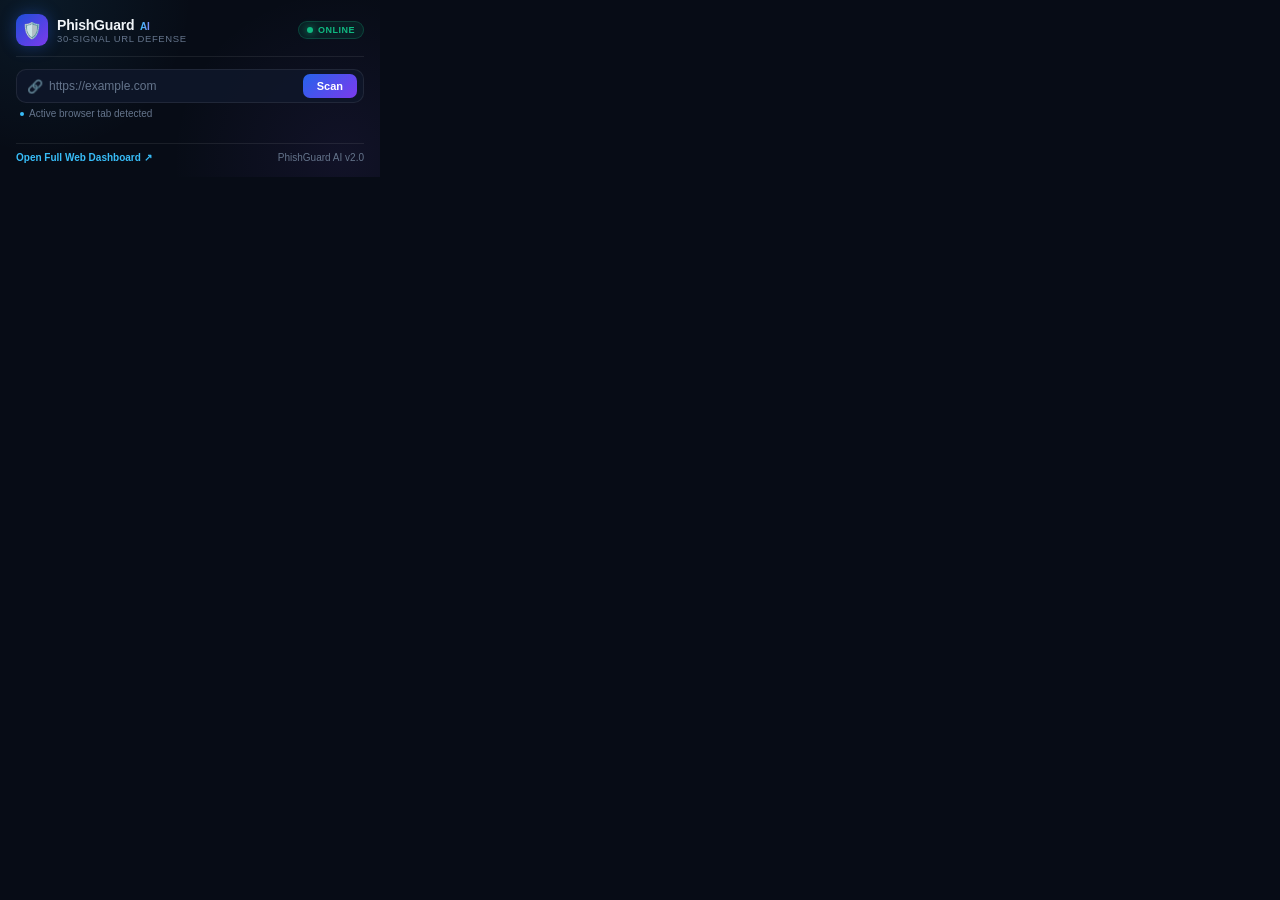
<file: extension/popup.html>
<!DOCTYPE html>
<html lang="en">
<head>
  <meta charset="utf-8">
  <meta name="viewport" content="width=device-width, initial-scale=1">
  <title>PhishGuard AI</title>
  <link rel="stylesheet" href="popup.css">
</head>
<body>
  <div class="app-container">
    <!-- Header -->
    <header class="header">
      <div class="brand">
        <div class="logo-box">
          <span class="logo-icon">🛡️</span>
        </div>
        <div class="brand-text">
          <div class="brand-name">PhishGuard <span class="ai-badge">AI</span></div>
          <div class="brand-sub">30-Signal URL Defense</div>
        </div>
      </div>
      <div class="status-indicator" id="statusBadge" title="Backend ML Status">
        <span class="pulse-dot"></span>
        <span class="status-label">ONLINE</span>
      </div>
    </header>

    <!-- Scan Bar -->
    <div class="scanner-section">
      <div class="input-wrapper">
        <span class="input-icon">🔗</span>
        <input type="text" id="urlInput" placeholder="https://example.com" spellcheck="false" autocomplete="off" />
        <button id="scanBtn" class="primary-btn" title="Scan URL">
          <span class="btn-text">Scan</span>
          <span class="btn-spinner hidden"></span>
        </button>
      </div>
      <div class="tab-target-hint">
        <span class="hint-dot"></span>
        <span id="tabStatusText">Active browser tab detected</span>
      </div>
    </div>

    <!-- Loading State -->
    <div id="loadingState" class="state-panel hidden">
      <div class="radar-scan">
        <div class="radar-circle circle-1"></div>
        <div class="radar-circle circle-2"></div>
        <div class="radar-circle circle-3"></div>
        <div class="radar-core">🛡️</div>
      </div>
      <div class="loading-title">Scanning 30 Threat Signals...</div>
      <div class="loading-steps">
        <span class="step-tag active">URL Syntax</span>
        <span class="step-tag active">DNS / WHOIS</span>
        <span class="step-tag active">Page Crawler</span>
        <span class="step-tag active">PageRank API</span>
      </div>
    </div>

    <!-- Error State -->
    <div id="errorState" class="state-panel hidden">
      <div class="error-icon">⚠️</div>
      <div class="error-title" id="errorTitle">Server Unreachable</div>
      <div class="error-desc" id="errorDesc">
        Make sure the backend is running locally at <code>http://127.0.0.1:5000</code>.
      </div>
      <button id="retryBtn" class="secondary-btn">Retry Connection</button>
    </div>

    <!-- Results Panel -->
    <div id="resultsPanel" class="results-panel hidden">
      
      <!-- Verdict Card -->
      <div class="verdict-card" id="verdictCard">
        <div class="verdict-top">
          <div class="score-circle-wrap">
            <svg class="score-ring" viewBox="0 0 100 100">
              <circle class="ring-bg" cx="50" cy="50" r="42"></circle>
              <circle class="ring-fill" id="ringFill" cx="50" cy="50" r="42"></circle>
            </svg>
            <div class="score-value-box">
              <span class="score-num" id="scoreNum">0</span>
              <span class="score-pct">%</span>
            </div>
          </div>
          <div class="verdict-info">
            <div class="verdict-tag" id="verdictTag">SCANNING</div>
            <div class="verdict-meta" id="verdictMeta">Estimated Phishing Probability</div>
            <div class="model-meta" id="modelMeta">Model: Random Forest</div>
          </div>
        </div>
      </div>

      <!-- Live Signals Grid -->
      <div class="section-title">SECURITY SIGNALS</div>
      <div class="signals-grid">
        <div class="sig-card">
          <span class="sig-icon">🔒</span>
          <span class="sig-label">HTTPS</span>
          <span class="sig-val" id="sigHttps">—</span>
        </div>
        <div class="sig-card">
          <span class="sig-icon">📅</span>
          <span class="sig-label">Domain Age</span>
          <span class="sig-val" id="sigAge">—</span>
        </div>
        <div class="sig-card">
          <span class="sig-icon">📊</span>
          <span class="sig-label">PageRank</span>
          <span class="sig-val" id="sigPR">—</span>
        </div>
        <div class="sig-card">
          <span class="sig-icon">🚫</span>
          <span class="sig-label">Blacklist</span>
          <span class="sig-val" id="sigBlacklist">—</span>
        </div>
        <div class="sig-card">
          <span class="sig-icon">🧾</span>
          <span class="sig-label">DNS Record</span>
          <span class="sig-val" id="sigDNS">—</span>
        </div>
        <div class="sig-card">
          <span class="sig-icon">🔑</span>
          <span class="sig-label">Password Forms</span>
          <span class="sig-val" id="sigPW">—</span>
        </div>
      </div>

      <!-- Threat Reasons -->
      <div class="section-title">DETECTION REASONS</div>
      <div class="reasons-list" id="reasonsList"></div>

      <!-- Expandable All 30 Features -->
      <div class="accordion-box">
        <button id="toggleFeaturesBtn" class="accordion-header">
          <span>All 30 ML Features</span>
          <span class="arrow-icon" id="accordionArrow">▼</span>
        </button>
        <div id="featuresTableWrapper" class="accordion-content hidden">
          <div class="features-grid" id="featuresGrid"></div>
        </div>
      </div>

    </div>

    <!-- Footer -->
    <footer class="footer">
      <a href="https://phishguard-ai-cxug.onrender.com" target="_blank" class="footer-link">Open Full Web Dashboard ↗</a>
      <span class="footer-copy">PhishGuard AI v2.0</span>
    </footer>
  </div>

  <script src="popup.js"></script>
</body>
</html>
</file>
<file: extension/popup.css>
/* popup.css — PhishGuard AI Chrome Extension */

:root {
  --bg-primary: #070c16;
  --bg-card: rgba(15, 23, 42, 0.75);
  --bg-card-hover: rgba(30, 41, 59, 0.85);
  --border-color: rgba(255, 255, 255, 0.08);
  --border-glow: rgba(56, 189, 248, 0.25);
  
  --text-main: #f1f5f9;
  --text-muted: #94a3b8;
  --text-dim: #64748b;

  --accent-cyan: #38bdf8;
  --accent-blue: #3b82f6;
  --accent-purple: #8b5cf6;
  
  --color-safe: #10b981;
  --color-safe-bg: rgba(16, 185, 129, 0.12);
  --color-safe-border: rgba(16, 185, 129, 0.3);

  --color-danger: #ef4444;
  --color-danger-bg: rgba(239, 68, 68, 0.14);
  --color-danger-border: rgba(239, 68, 68, 0.35);

  --color-warn: #f59e0b;
}

* {
  box-sizing: border-box;
  margin: 0;
  padding: 0;
}

body {
  width: 380px;
  max-height: 590px;
  font-family: -apple-system, BlinkMacSystemFont, "Segoe UI", Roboto, "Helvetica Neue", Arial, sans-serif;
  background-color: var(--bg-primary);
  color: var(--text-main);
  overflow-x: hidden;
  overflow-y: auto;
}

/* Custom Scrollbar */
body::-webkit-scrollbar {
  width: 5px;
}
body::-webkit-scrollbar-track {
  background: #0b1120;
}
body::-webkit-scrollbar-thumb {
  background: #1e293b;
  border-radius: 4px;
}

.app-container {
  display: flex;
  flex-direction: column;
  padding: 14px 16px;
  background: radial-gradient(circle at 10% 0%, rgba(56, 189, 248, 0.08), transparent 40%),
              radial-gradient(circle at 90% 90%, rgba(139, 92, 246, 0.08), transparent 45%);
}

/* Header */
.header {
  display: flex;
  align-items: center;
  justify-content: space-between;
  margin-bottom: 12px;
  padding-bottom: 10px;
  border-bottom: 1px solid var(--border-color);
}

.brand {
  display: flex;
  align-items: center;
  gap: 9px;
}

.logo-box {
  width: 32px;
  height: 32px;
  background: linear-gradient(135deg, #1d4ed8, #7c3aed);
  border-radius: 9px;
  display: grid;
  place-items: center;
  box-shadow: 0 0 16px rgba(37, 99, 235, 0.4);
}

.logo-icon {
  font-size: 16px;
}

.brand-name {
  font-size: 14px;
  font-weight: 800;
  letter-spacing: -0.2px;
}

.ai-badge {
  font-size: 10px;
  background: linear-gradient(90deg, #38bdf8, #818cf8);
  -webkit-background-clip: text;
  background-clip: text;
  color: transparent;
  font-weight: 900;
  margin-left: 2px;
}

.brand-sub {
  font-size: 9.5px;
  color: var(--text-dim);
  text-transform: uppercase;
  letter-spacing: 0.6px;
}

.status-indicator {
  display: flex;
  align-items: center;
  gap: 5px;
  background: rgba(16, 185, 129, 0.1);
  border: 1px solid rgba(16, 185, 129, 0.25);
  border-radius: 20px;
  padding: 3px 8px;
}

.pulse-dot {
  width: 6px;
  height: 6px;
  background-color: var(--color-safe);
  border-radius: 50%;
  box-shadow: 0 0 8px var(--color-safe);
  animation: pulse 2s infinite;
}

.status-label {
  font-size: 9px;
  font-weight: 800;
  color: var(--color-safe);
  letter-spacing: 0.5px;
}

@keyframes pulse {
  0% { transform: scale(0.95); opacity: 0.7; }
  50% { transform: scale(1.2); opacity: 1; }
  100% { transform: scale(0.95); opacity: 0.7; }
}

/* Scanner Section */
.scanner-section {
  margin-bottom: 12px;
}

.input-wrapper {
  display: flex;
  align-items: center;
  background: rgba(15, 23, 42, 0.9);
  border: 1px solid var(--border-color);
  border-radius: 10px;
  padding: 4px 6px 4px 10px;
  transition: border-color 0.2s, box-shadow 0.2s;
}

.input-wrapper:focus-within {
  border-color: var(--accent-cyan);
  box-shadow: 0 0 12px rgba(56, 189, 248, 0.15);
}

.input-icon {
  font-size: 13px;
  margin-right: 6px;
  opacity: 0.6;
}

#urlInput {
  flex: 1;
  background: transparent;
  border: none;
  color: var(--text-main);
  font-size: 12px;
  outline: none;
  min-width: 0;
}

#urlInput::placeholder {
  color: var(--text-dim);
}

.primary-btn {
  background: linear-gradient(135deg, #2563eb, #7c3aed);
  border: none;
  color: white;
  border-radius: 7px;
  padding: 6px 14px;
  font-size: 11px;
  font-weight: 700;
  cursor: pointer;
  display: flex;
  align-items: center;
  gap: 5px;
  transition: opacity 0.2s, transform 0.1s;
}

.primary-btn:hover {
  opacity: 0.92;
}

.primary-btn:active {
  transform: scale(0.97);
}

.btn-spinner {
  width: 11px;
  height: 11px;
  border: 2px solid rgba(255,255,255,0.3);
  border-top-color: white;
  border-radius: 50%;
  animation: spin 0.7s linear infinite;
}

@keyframes spin {
  to { transform: rotate(360deg); }
}

.tab-target-hint {
  display: flex;
  align-items: center;
  gap: 5px;
  font-size: 10px;
  color: var(--text-dim);
  margin-top: 5px;
  padding-left: 4px;
}

.hint-dot {
  width: 4px;
  height: 4px;
  background-color: var(--accent-cyan);
  border-radius: 50%;
}

/* State Panels */
.state-panel {
  display: flex;
  flex-direction: column;
  align-items: center;
  text-align: center;
  padding: 28px 12px;
  background: var(--bg-card);
  border: 1px solid var(--border-color);
  border-radius: 12px;
  margin-bottom: 12px;
}

/* Radar Scan Animation */
.radar-scan {
  position: relative;
  width: 64px;
  height: 64px;
  margin-bottom: 14px;
  display: grid;
  place-items: center;
}

.radar-circle {
  position: absolute;
  inset: 0;
  border: 1.5px solid rgba(56, 189, 248, 0.3);
  border-radius: 50%;
  animation: ripple 2s cubic-bezier(0, 0.2, 0.8, 1) infinite;
}

.circle-2 {
  animation-delay: -0.6s;
}

.circle-3 {
  animation-delay: -1.2s;
}

.radar-core {
  font-size: 24px;
  z-index: 2;
  filter: drop-shadow(0 0 10px rgba(56, 189, 248, 0.5));
}

@keyframes ripple {
  0% { transform: scale(0.6); opacity: 1; }
  100% { transform: scale(1.4); opacity: 0; }
}

.loading-title {
  font-size: 12.5px;
  font-weight: 700;
  color: var(--text-main);
  margin-bottom: 10px;
}

.loading-steps {
  display: flex;
  flex-wrap: wrap;
  gap: 5px;
  justify-content: center;
}

.step-tag {
  font-size: 9.5px;
  background: rgba(255, 255, 255, 0.05);
  border: 1px solid rgba(255, 255, 255, 0.08);
  padding: 3px 8px;
  border-radius: 12px;
  color: var(--text-muted);
}

.step-tag.active {
  border-color: rgba(56, 189, 248, 0.35);
  color: var(--accent-cyan);
  background: rgba(56, 189, 248, 0.08);
}

/* Error State */
.error-icon {
  font-size: 30px;
  margin-bottom: 8px;
}

.error-title {
  font-size: 13px;
  font-weight: 800;
  color: #f87171;
  margin-bottom: 6px;
}

.error-desc {
  font-size: 11px;
  color: var(--text-muted);
  line-height: 1.5;
  margin-bottom: 12px;
}

.error-desc code {
  background: rgba(255,255,255,0.08);
  padding: 2px 5px;
  border-radius: 4px;
  color: #38bdf8;
  font-size: 10px;
}

.secondary-btn {
  background: rgba(255, 255, 255, 0.08);
  border: 1px solid rgba(255, 255, 255, 0.15);
  color: white;
  border-radius: 7px;
  padding: 6px 16px;
  font-size: 11px;
  font-weight: 700;
  cursor: pointer;
}

/* Results Panel */
.results-panel {
  display: flex;
  flex-direction: column;
  gap: 12px;
}

/* Verdict Card */
.verdict-card {
  background: var(--bg-card);
  border: 1px solid var(--border-color);
  border-radius: 14px;
  padding: 14px;
  box-shadow: 0 4px 20px rgba(0, 0, 0, 0.4);
  transition: border-color 0.3s;
}

.verdict-card.safe {
  border-color: var(--color-safe-border);
  background: radial-gradient(circle at top right, rgba(16, 185, 129, 0.1), transparent 60%), var(--bg-card);
}

.verdict-card.danger {
  border-color: var(--color-danger-border);
  background: radial-gradient(circle at top right, rgba(239, 68, 68, 0.12), transparent 60%), var(--bg-card);
}

.verdict-top {
  display: flex;
  align-items: center;
  gap: 14px;
}

.score-circle-wrap {
  position: relative;
  width: 68px;
  height: 68px;
  flex-shrink: 0;
}

.score-ring {
  width: 100%;
  height: 100%;
  transform: rotate(-90deg);
}

.ring-bg {
  fill: none;
  stroke: rgba(255, 255, 255, 0.08);
  stroke-width: 8;
}

.ring-fill {
  fill: none;
  stroke: var(--accent-cyan);
  stroke-width: 8;
  stroke-linecap: round;
  stroke-dasharray: 264;
  stroke-dashoffset: 264;
  transition: stroke-dashoffset 0.8s ease, stroke 0.3s;
}

.score-value-box {
  position: absolute;
  inset: 0;
  display: flex;
  align-items: baseline;
  justify-content: center;
  padding-top: 22px;
}

.score-num {
  font-size: 20px;
  font-weight: 900;
  letter-spacing: -0.5px;
}

.score-pct {
  font-size: 11px;
  color: var(--text-dim);
  font-weight: 700;
}

.verdict-info {
  flex: 1;
  min-width: 0;
}

.verdict-tag {
  display: inline-block;
  font-size: 11px;
  font-weight: 900;
  padding: 4px 10px;
  border-radius: 8px;
  margin-bottom: 4px;
}

.verdict-tag.safe {
  color: var(--color-safe);
  background: var(--color-safe-bg);
  border: 1px solid var(--color-safe-border);
}

.verdict-tag.danger {
  color: var(--color-danger);
  background: var(--color-danger-bg);
  border: 1px solid var(--color-danger-border);
}

.verdict-meta {
  font-size: 11px;
  color: var(--text-muted);
  line-height: 1.3;
}

.model-meta {
  font-size: 9.5px;
  color: var(--text-dim);
  margin-top: 3px;
}

/* Section Title */
.section-title {
  font-size: 9.5px;
  text-transform: uppercase;
  letter-spacing: 0.8px;
  color: var(--text-dim);
  font-weight: 800;
  margin-bottom: -4px;
}

/* Signals Grid */
.signals-grid {
  display: grid;
  grid-template-columns: repeat(3, 1fr);
  gap: 6px;
}

.sig-card {
  background: var(--bg-card);
  border: 1px solid var(--border-color);
  border-radius: 9px;
  padding: 8px;
  display: flex;
  flex-direction: column;
}

.sig-icon {
  font-size: 13px;
  margin-bottom: 2px;
}

.sig-label {
  font-size: 8.5px;
  text-transform: uppercase;
  color: var(--text-dim);
  letter-spacing: 0.5px;
  font-weight: 700;
}

.sig-val {
  font-size: 11px;
  font-weight: 800;
  color: var(--text-main);
  margin-top: 2px;
  white-space: nowrap;
  overflow: hidden;
  text-overflow: ellipsis;
}

.sig-val.safe { color: var(--color-safe); }
.sig-val.danger { color: var(--color-danger); }

/* Reasons List */
.reasons-list {
  background: var(--bg-card);
  border: 1px solid var(--border-color);
  border-radius: 10px;
  padding: 6px 10px;
  max-height: 110px;
  overflow-y: auto;
}

.reason-item {
  display: flex;
  align-items: flex-start;
  gap: 7px;
  padding: 6px 0;
  border-bottom: 1px solid rgba(255, 255, 255, 0.05);
  font-size: 11px;
  color: #cbd5e1;
  line-height: 1.4;
}

.reason-item:last-child {
  border-bottom: none;
}

.reason-icon {
  font-size: 12px;
  flex-shrink: 0;
  margin-top: 1px;
}

/* Accordion */
.accordion-box {
  background: var(--bg-card);
  border: 1px solid var(--border-color);
  border-radius: 10px;
  overflow: hidden;
}

.accordion-header {
  width: 100%;
  background: transparent;
  border: none;
  color: var(--text-muted);
  font-size: 11px;
  font-weight: 700;
  padding: 9px 12px;
  display: flex;
  align-items: center;
  justify-content: space-between;
  cursor: pointer;
  transition: background-color 0.2s;
}

.accordion-header:hover {
  background: rgba(255, 255, 255, 0.03);
  color: var(--text-main);
}

.arrow-icon {
  font-size: 9px;
  transition: transform 0.2s;
}

.arrow-icon.open {
  transform: rotate(180deg);
}

.accordion-content {
  padding: 10px 12px;
  border-top: 1px solid var(--border-color);
  max-height: 180px;
  overflow-y: auto;
}

.features-grid {
  display: grid;
  grid-template-columns: 1fr 1fr;
  gap: 6px;
}

.feature-pill {
  display: flex;
  align-items: center;
  justify-content: space-between;
  background: rgba(11, 17, 32, 0.8);
  border: 1px solid rgba(255, 255, 255, 0.04);
  padding: 4px 7px;
  border-radius: 6px;
  font-size: 10px;
}

.feat-name {
  color: var(--text-muted);
  font-size: 9.5px;
  white-space: nowrap;
  overflow: hidden;
  text-overflow: ellipsis;
  max-width: 90px;
}

.feat-badge {
  font-size: 8px;
  font-weight: 800;
  padding: 1.5px 5px;
  border-radius: 4px;
}

.feat-badge.safe {
  color: var(--color-safe);
  background: var(--color-safe-bg);
}

.feat-badge.danger {
  color: var(--color-danger);
  background: var(--color-danger-bg);
}

.feat-badge.neutral {
  color: var(--text-dim);
  background: rgba(255,255,255,0.05);
}

/* Footer */
.footer {
  margin-top: 12px;
  padding-top: 8px;
  border-top: 1px solid var(--border-color);
  display: flex;
  align-items: center;
  justify-content: space-between;
  font-size: 10px;
}

.footer-link {
  color: var(--accent-cyan);
  text-decoration: none;
  font-weight: 700;
}

.footer-link:hover {
  text-decoration: underline;
}

.footer-copy {
  color: var(--text-dim);
}

.hidden {
  display: none !important;
}
</file>
